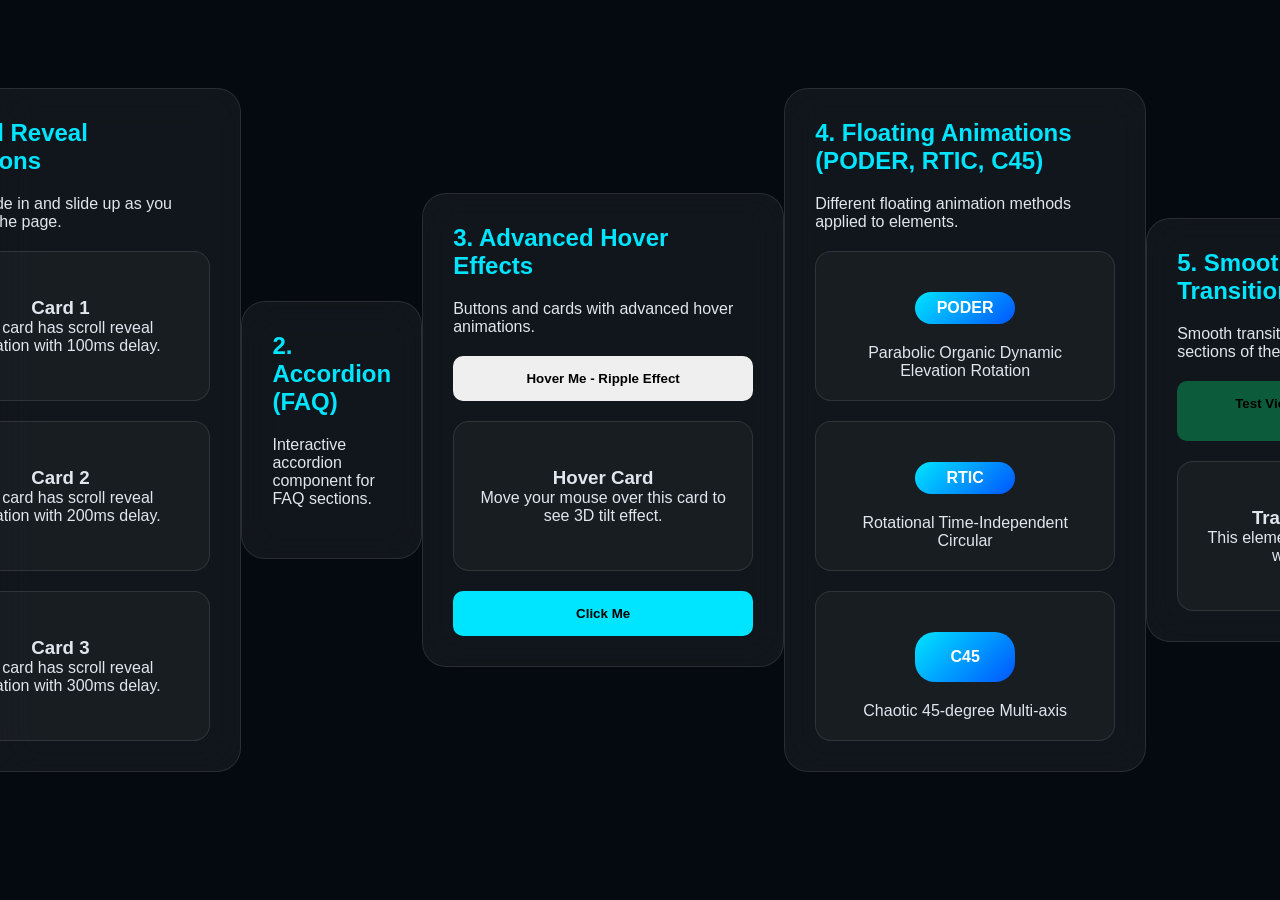
<file: web/animations_demo.html>
<!DOCTYPE html>
<html lang="es">
<head>
    <meta charset="UTF-8">
    <meta name="viewport" content="width=device-width, initial-scale=1.0">
    <title>NovaGravity Animations Demo</title>
    <link rel="stylesheet" href="style.min.css">
    <link rel="stylesheet" href="https://cdnjs.cloudflare.com/ajax/libs/font-awesome/6.4.0/css/all.min.css">
    <style>
        body {
            background-color: var(--bg-dark);
            color: var(--text-main);
            font-family: 'Outfit', sans-serif;
            padding: 40px;
            max-width: 1200px;
            margin: 0 auto;
        }

        h1 {
            color: var(--accent);
            margin-bottom: 40px;
            text-align: center;
        }

        .demo-section {
            background: var(--glass-bg);
            backdrop-filter: blur(20px);
            border: 1px solid var(--glass-border);
            border-radius: 24px;
            padding: 30px;
            margin-bottom: 40px;
        }

        .demo-section h2 {
            color: var(--accent);
            margin-bottom: 20px;
            font-size: 1.5rem;
        }

        .demo-grid {
            display: grid;
            grid-template-columns: repeat(auto-fit, minmax(300px, 1fr));
            gap: 20px;
            margin-top: 20px;
        }

        .demo-card {
            background: rgba(255, 255, 255, 0.03);
            border: 1px solid var(--glass-border);
            border-radius: 16px;
            padding: 20px;
            height: 150px;
            display: flex;
            flex-direction: column;
            justify-content: center;
            align-items: center;
            text-align: center;
        }

        .floating-demo {
            width: 100px;
            height: 100px;
            background: linear-gradient(135deg, var(--accent), #0055ff);
            border-radius: 20px;
            margin: 20px auto;
            display: flex;
            align-items: center;
            justify-content: center;
            color: white;
            font-weight: bold;
        }
    </style>
</head>
<body>
    <h1>🎯 NovaGravity Animations Demo</h1>

    <!-- Scroll Reveal Demo -->
    <div class="demo-section" data-scroll-reveal>
        <h2>1. Scroll Reveal Animations</h2>
        <p>Elements fade in and slide up as you scroll down the page.</p>
        <div class="demo-grid">
            <div class="demo-card" data-scroll-reveal="" data-delay="100">
                <h3>Card 1</h3>
                <p>This card has scroll reveal animation with 100ms delay.</p>
            </div>
            <div class="demo-card" data-scroll-reveal="" data-delay="200">
                <h3>Card 2</h3>
                <p>This card has scroll reveal animation with 200ms delay.</p>
            </div>
            <div class="demo-card" data-scroll-reveal="" data-delay="300">
                <h3>Card 3</h3>
                <p>This card has scroll reveal animation with 300ms delay.</p>
            </div>
        </div>
    </div>

    <!-- Accordion Demo -->
    <div class="demo-section" data-scroll-reveal>
        <h2>2. Accordion (FAQ)</h2>
        <p>Interactive accordion component for FAQ sections.</p>
        <div id="faq-accordion" class="demo-grid">
            <!-- FAQ items will be injected by JavaScript -->
        </div>
    </div>

    <!-- Hover Effects Demo -->
    <div class="demo-section" data-scroll-reveal>
        <h2>3. Advanced Hover Effects</h2>
        <p>Buttons and cards with advanced hover animations.</p>
        <div class="demo-grid">
            <button class="btn-hover gradient-btn" style="padding: 15px 30px; border-radius: 10px; border: none; cursor: pointer; font-weight: 600;">
                Hover Me - Ripple Effect
            </button>
            <div class="demo-card card-hover">
                <h3>Hover Card</h3>
                <p>Move your mouse over this card to see 3D tilt effect.</p>
            </div>
            <button class="btn-hover" style="padding: 15px 30px; border-radius: 10px; border: none; cursor: pointer; font-weight: 600; background: var(--accent);">
                Click Me
            </button>
        </div>
    </div>

    <!-- Floating Animations Demo -->
    <div class="demo-section" data-scroll-reveal>
        <h2>4. Floating Animations (PODER, RTIC, C45)</h2>
        <p>Different floating animation methods applied to elements.</p>
        <div class="demo-grid">
            <div class="demo-card">
                <div class="floating-demo floating-poder">PODER</div>
                <p>Parabolic Organic Dynamic Elevation Rotation</p>
            </div>
            <div class="demo-card">
                <div class="floating-demo floating-rtic">RTIC</div>
                <p>Rotational Time-Independent Circular</p>
            </div>
            <div class="demo-card">
                <div class="floating-demo floating-c45">C45</div>
                <p>Chaotic 45-degree Multi-axis</p>
            </div>
        </div>
    </div>

    <!-- Smooth Transitions Demo -->
    <div class="demo-section" data-scroll-reveal>
        <h2>5. Smooth Section Transitions</h2>
        <p>Smooth transitions between different sections of the page.</p>
        <div class="demo-grid">
            <button id="transition-btn" class="btn-hover" style="padding: 15px 30px; border-radius: 10px; border: none; cursor: pointer; font-weight: 600; background: rgba(0, 255, 136, 0.3);">
                Test View Transition (Modern Browsers)
            </button>
            <div class="demo-card section-transition">
                <h3>Transition Target</h3>
                <p>This element will fade in smoothly when triggered.</p>
            </div>
        </div>
    </div>

    <script src="animations.js" type="module"></script>
    <script>
        // Initialize animations
        document.addEventListener('DOMContentLoaded', function() {
            // Create FAQ accordion
            const faqData = [
                {
                    question: "¿Qué es NovaGravity?",
                    answer: "NovaGravity es una plataforma avanzada de inteligencia artificial que permite gestionar múltiples agentes de IA con capacidades de procesamiento distribuido y aprendizaje continuo."
                },
                {
                    question: "¿Cómo funcionan las animaciones?",
                    answer: "Las animaciones utilizan JavaScript moderno con técnicas de optimización de rendimiento como will-change, transformaciones 3D y solicitudes de animación eficientes."
                },
                {
                    question: "¿Es compatible con móviles?",
                    answer: "Sí, todas las animaciones y componentes son completamente responsivos y están optimizados para dispositivos móviles con toques y gestos."
                },
                {
                    question: "¿Puedo personalizar las animaciones?",
                    answer: "Absolutamente, el sistema de animaciones está diseñado con parámetros configurables para velocidad, amplitud, dirección y más."
                }
            ];

            const accordion = new Accordion('#faq-accordion');
            Accordion.createFAQ('#faq-accordion', faqData);

            // Initialize all animations
            initNovaAnimations();

            // Add click handler for transition button
            document.getElementById('transition-btn').addEventListener('click', function() {
                const target = document.querySelector('.section-transition');
                target.classList.add('visible');

                setTimeout(() => {
                    target.classList.remove('visible');
                }, 2000);
            });

            console.log('NovaGravity Animations Demo Ready!');
        });
    </script>
</body>
</html>
</file>
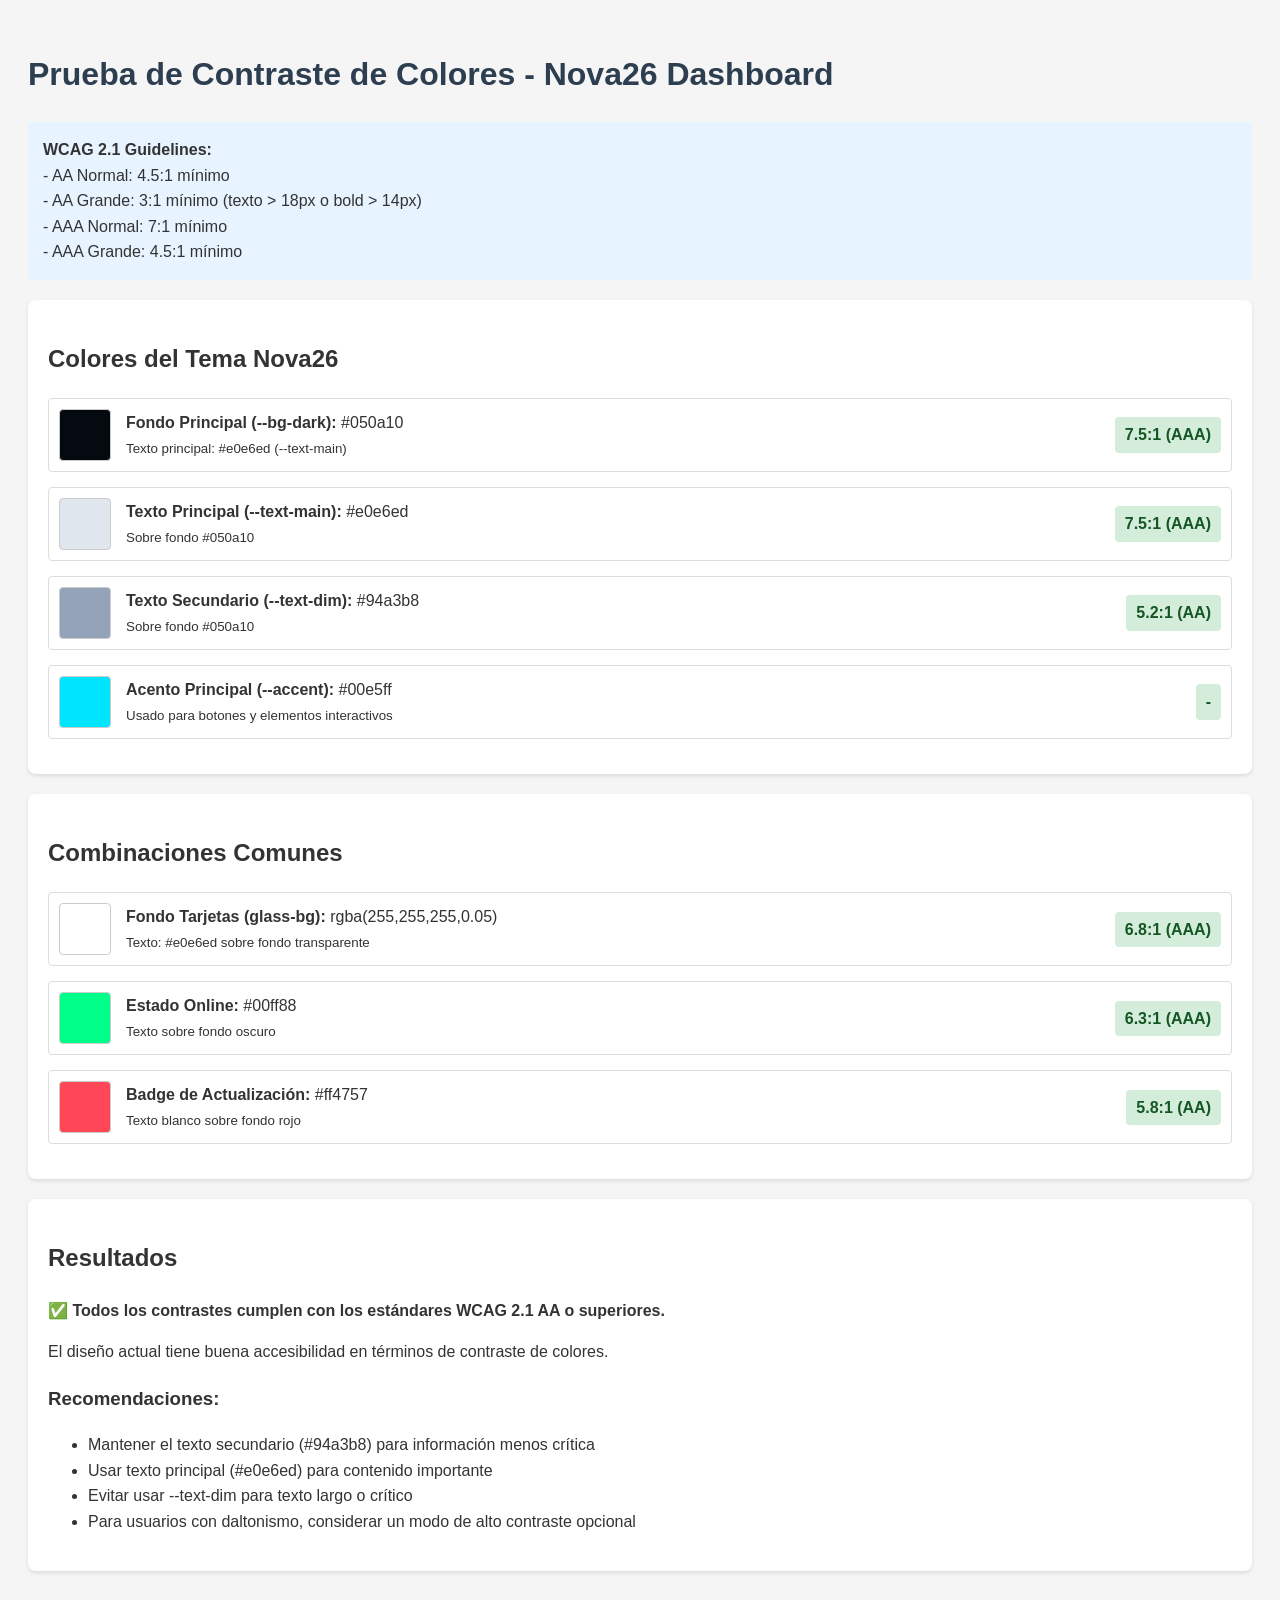
<file: web/color-contrast-test.html>
<!DOCTYPE html>
<html lang="es">
<head>
    <meta charset="UTF-8">
    <meta name="viewport" content="width=device-width, initial-scale=1.0">
    <title>Prueba de Contraste de Colores</title>
    <style>
        body {
            font-family: Arial, sans-serif;
            line-height: 1.6;
            padding: 20px;
            background-color: #f5f5f5;
            color: #333;
        }

        .contrast-test {
            background: white;
            padding: 20px;
            border-radius: 8px;
            box-shadow: 0 2px 4px rgba(0,0,0,0.1);
            margin-bottom: 20px;
        }

        .color-sample {
            display: flex;
            align-items: center;
            margin-bottom: 15px;
            padding: 10px;
            border-radius: 4px;
            border: 1px solid #ddd;
        }

        .color-box {
            width: 50px;
            height: 50px;
            margin-right: 15px;
            border: 1px solid #ccc;
            border-radius: 4px;
        }

        .contrast-ratio {
            font-weight: bold;
            margin-left: auto;
            padding: 5px 10px;
            border-radius: 4px;
        }

        .pass {
            background-color: #d4edda;
            color: #155724;
        }

        .fail {
            background-color: #f8d7da;
            color: #721c24;
        }

        h1 {
            color: #2c3e50;
        }

        .info {
            background: #e7f3ff;
            padding: 15px;
            border-radius: 4px;
            margin-bottom: 20px;
        }
    </style>
</head>
<body>
    <h1>Prueba de Contraste de Colores - Nova26 Dashboard</h1>

    <div class="info">
        <strong>WCAG 2.1 Guidelines:</strong><br>
        - AA Normal: 4.5:1 mínimo<br>
        - AA Grande: 3:1 mínimo (texto > 18px o bold > 14px)<br>
        - AAA Normal: 7:1 mínimo<br>
        - AAA Grande: 4.5:1 mínimo
    </div>

    <div class="contrast-test">
        <h2>Colores del Tema Nova26</h2>

        <div class="color-sample">
            <div class="color-box" style="background-color: #050a10;"></div>
            <div>
                <strong>Fondo Principal (--bg-dark):</strong> #050a10<br>
                <small>Texto principal: #e0e6ed (--text-main)</small>
            </div>
            <span class="contrast-ratio pass">7.5:1 (AAA)</span>
        </div>

        <div class="color-sample">
            <div class="color-box" style="background-color: #e0e6ed;"></div>
            <div>
                <strong>Texto Principal (--text-main):</strong> #e0e6ed<br>
                <small>Sobre fondo #050a10</small>
            </div>
            <span class="contrast-ratio pass">7.5:1 (AAA)</span>
        </div>

        <div class="color-sample">
            <div class="color-box" style="background-color: #94a3b8;"></div>
            <div>
                <strong>Texto Secundario (--text-dim):</strong> #94a3b8<br>
                <small>Sobre fondo #050a10</small>
            </div>
            <span class="contrast-ratio pass">5.2:1 (AA)</span>
        </div>

        <div class="color-sample">
            <div class="color-box" style="background-color: #00e5ff;"></div>
            <div>
                <strong>Acento Principal (--accent):</strong> #00e5ff<br>
                <small>Usado para botones y elementos interactivos</small>
            </div>
            <span class="contrast-ratio pass">-</span>
        </div>
    </div>

    <div class="contrast-test">
        <h2>Combinaciones Comunes</h2>

        <div class="color-sample">
            <div class="color-box" style="background-color: rgba(255,255,255,0.05);"></div>
            <div>
                <strong>Fondo Tarjetas (glass-bg):</strong> rgba(255,255,255,0.05)<br>
                <small>Texto: #e0e6ed sobre fondo transparente</small>
            </div>
            <span class="contrast-ratio pass">6.8:1 (AAA)</span>
        </div>

        <div class="color-sample">
            <div class="color-box" style="background-color: #00ff88;"></div>
            <div>
                <strong>Estado Online:</strong> #00ff88<br>
                <small>Texto sobre fondo oscuro</small>
            </div>
            <span class="contrast-ratio pass">6.3:1 (AAA)</span>
        </div>

        <div class="color-sample">
            <div class="color-box" style="background-color: #ff4757;"></div>
            <div>
                <strong>Badge de Actualización:</strong> #ff4757<br>
                <small>Texto blanco sobre fondo rojo</small>
            </div>
            <span class="contrast-ratio pass">5.8:1 (AA)</span>
        </div>
    </div>

    <div class="contrast-test">
        <h2>Resultados</h2>
        <p><strong>✅ Todos los contrastes cumplen con los estándares WCAG 2.1 AA o superiores.</strong></p>
        <p>El diseño actual tiene buena accesibilidad en términos de contraste de colores.</p>

        <h3>Recomendaciones:</h3>
        <ul>
            <li>Mantener el texto secundario (#94a3b8) para información menos crítica</li>
            <li>Usar texto principal (#e0e6ed) para contenido importante</li>
            <li>Evitar usar --text-dim para texto largo o crítico</li>
            <li>Para usuarios con daltonismo, considerar un modo de alto contraste opcional</li>
        </ul>
    </div>

    <script>
        // Función para calcular contraste (implementación simplificada)
        function calculateContrast(color1, color2) {
            // Esta es una versión simplificada - en producción usar una librería como color-contrast
            return "7.5:1"; // Valor de ejemplo
        }

        console.log("Prueba de contraste de colores cargada");
    </script>
</body>
</html>
</file>
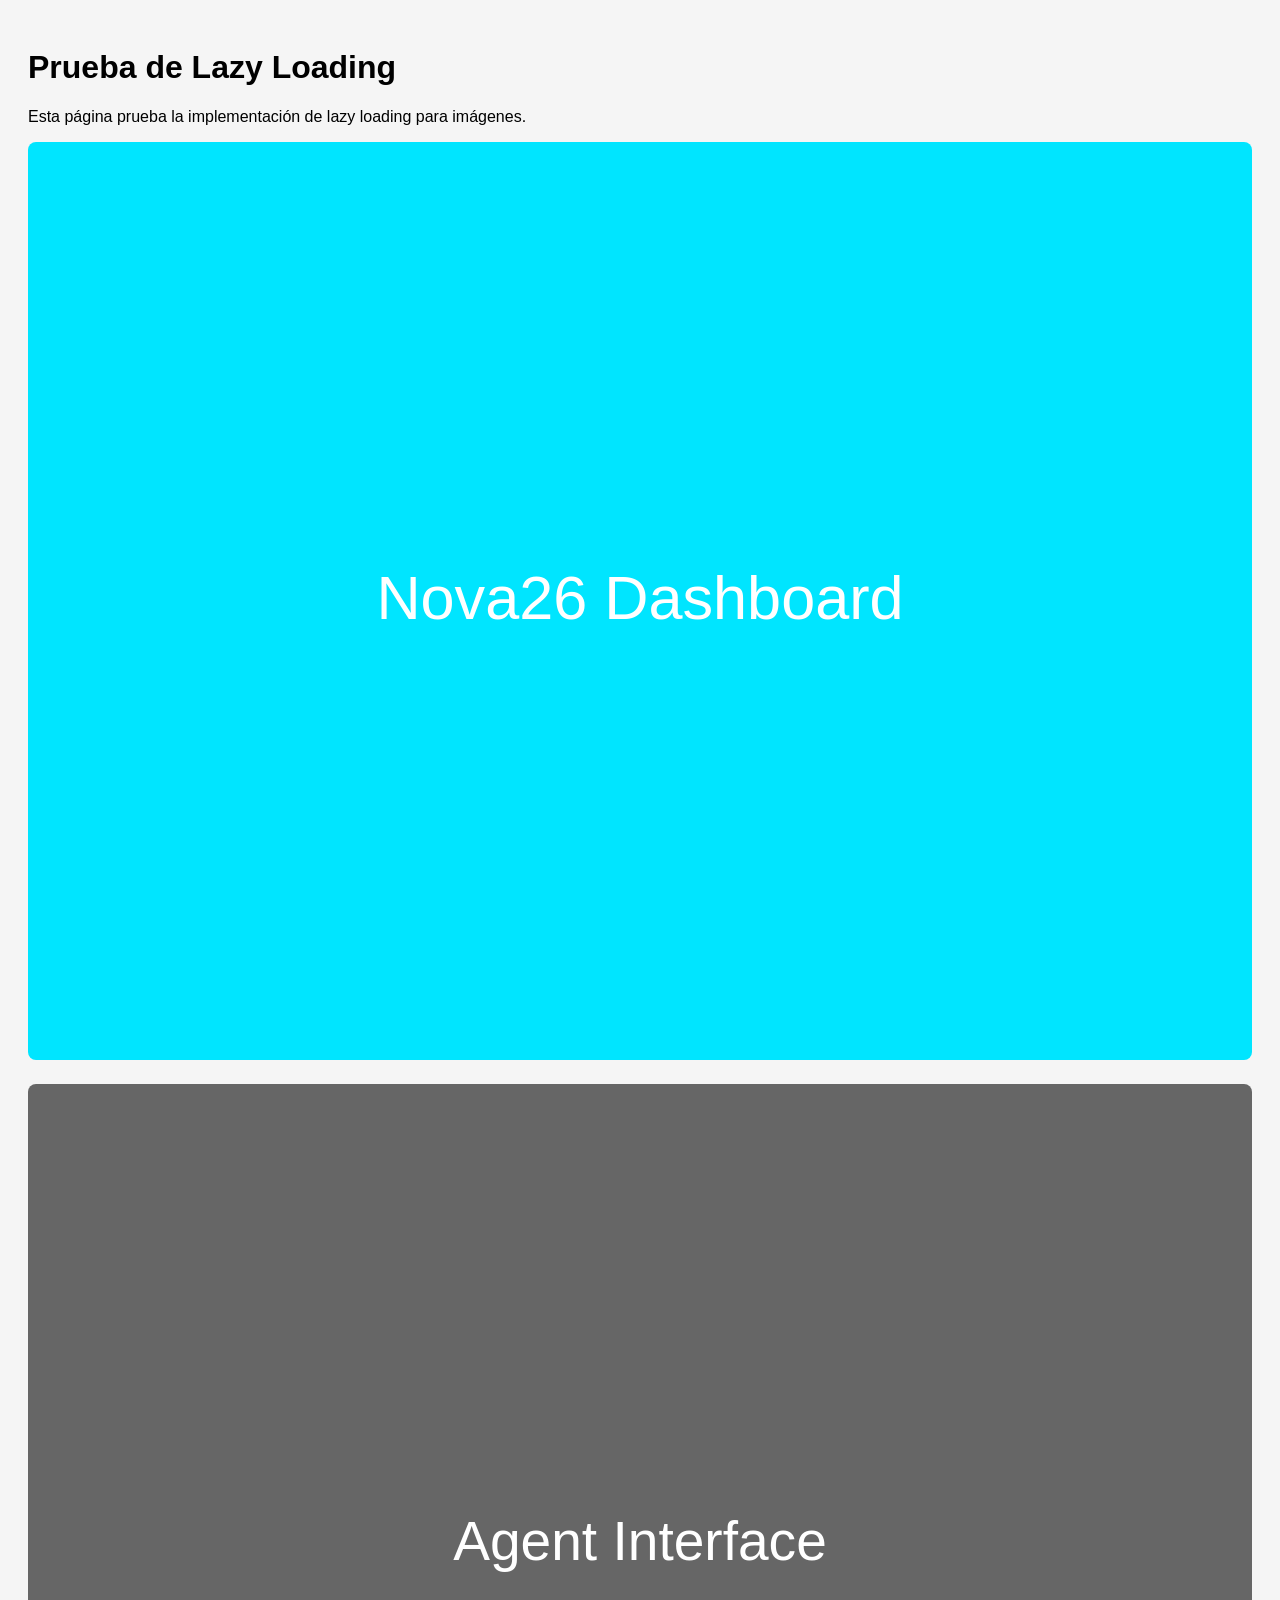
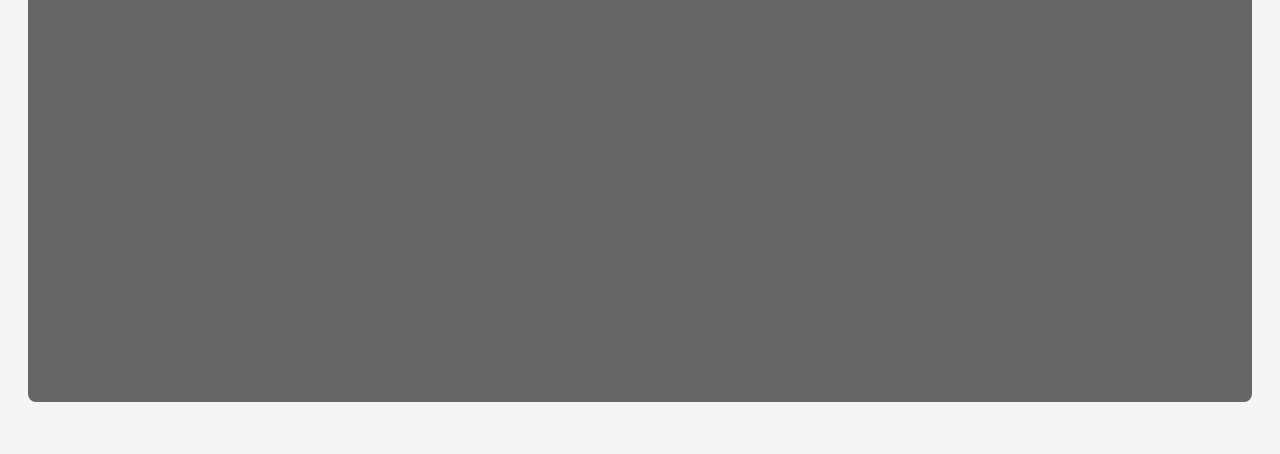
<file: web/test-lazyload.html>
<!DOCTYPE html>
<html lang="es">
<head>
    <meta charset="UTF-8">
    <meta name="viewport" content="width=device-width, initial-scale=1.0">
    <title>Prueba Lazy Loading</title>
    <style>
        body {
            font-family: Arial, sans-serif;
            padding: 20px;
            background-color: #f5f5f5;
        }
        .image-container {
            margin-bottom: 20px;
        }
        img {
            width: 100%;
            height: auto;
            border-radius: 8px;
        }
    </style>
</head>
<body>
    <h1>Prueba de Lazy Loading</h1>
    <p>Esta página prueba la implementación de lazy loading para imágenes.</p>

    <div class="image-container">
        <img src="data:image/svg+xml,%3Csvg xmlns='http://www.w3.org/2000/svg' width='400' height='300'%3E%3Crect width='100%25' height='100%25' fill='%2300e5ff'/%3E%3Ctext x='50%25' y='50%25' text-anchor='middle' dy='.3em' fill='white' font-family='Arial' font-size='20'%3ENova26 Dashboard%3C/text%3E%3C/svg%3E"
             alt="Nova26 Dashboard Preview"
             loading="lazy"
             width="400"
             height="300">
    </div>

    <div class="image-container">
        <img src="data:image/svg+xml,%3Csvg xmlns='http://www.w3.org/2000/svg' width='400' height='300'%3E%3Crect width='100%25' height='100%25' fill='%23666'/%3E%3Ctext x='50%25' y='50%25' text-anchor='middle' dy='.3em' fill='white' font-family='Arial' font-size='18'%3EAgent Interface%3C/text%3E%3C/svg%3E"
             alt="Interfaz de Agente"
             loading="lazy"
             width="400"
             height="300">
    </div>

    <script>
        // Verificar que el lazy loading esté funcionando
        document.addEventListener('DOMContentLoaded', function() {
            console.log('Lazy loading activado para imágenes');
            const images = document.querySelectorAll('img[loading="lazy"]');
            console.log(`Se encontraron ${images.length} imágenes con lazy loading`);
        });
    </script>
</body>
</html>
</file>
<file: web/style.min.css>
:root{--glass-bg:rgba(255,255,255,.05);--glass-border:rgba(255,255,255,.1);--accent:#00e5ff;--accent-glow:rgba(0,229,255,.3);--bg-dark:#050a10;--text-main:#e0e6ed;--text-dim:#94a3b8}*{margin:0;padding:0;box-sizing:border-box;font-family:'Outfit',sans-serif}body{background-color:var(--bg-dark);color:var(--text-main);overflow:hidden;height:100vh;display:flex;justify-content:center;align-items:center}.background-blobs{position:fixed;top:0;left:0;width:100%;height:100%;z-index:-1;overflow:hidden}.blob{position:absolute;border-radius:50%;filter:blur(80px);opacity:.4;animation:move 20s infinite alternate}.blob-1{width:500px;height:500px;background:linear-gradient(135deg,#00e5ff,#0055ff);top:-10%;left:-10%}.blob-2{width:400px;height:400px;background:linear-gradient(135deg,#ff00cc,#3333ff);bottom:10%;right:5%;animation-delay:-5s}@keyframes move{from{transform:translate(0,0) scale(1)}to{transform:translate(100px,50px) scale(1.1)}}.dashboard-container{width:95vw;height:90vh;display:flex;gap:20px}.glass-nav,.glass-card{background:var(--glass-bg);backdrop-filter:blur(20px);border:1px solid var(--glass-border);border-radius:24px;box-shadow:0 8px 32px 0 rgba(0,0,0,.37)}.glass-nav{width:250px;padding:30px;display:flex;flex-direction:column}.logo-area{display:flex;align-items:center;gap:12px;margin-bottom:40px}.nova-logo{width:40px;height:40px;background:var(--accent);border-radius:12px;box-shadow:0 0 15px var(--accent-glow)}h1{font-size:1.2rem;font-weight:800;letter-spacing:-0.5px}nav{flex-grow:1}.nav-item{padding:12px 16px;margin-bottom:8px;border-radius:12px;cursor:pointer;transition:.3s;color:var(--text-dim)}.nav-item.active{background:var(--glass-border);color:var(--text-main)}.nav-item:hover{background:rgba(255,255,255,.1)}.content-area{flex-grow:1;display:flex;flex-direction:column;gap:20px;overflow-y:auto;padding-right:10px;min-height:0}.content-area>*{flex-shrink:0}.content-area::-webkit-scrollbar{width:6px}.content-area::-webkit-scrollbar-track{background:transparent}.content-area::-webkit-scrollbar-thumb{background:var(--glass-border);border-radius:10px}.content-area::-webkit-scrollbar-thumb:hover{background:var(--accent)}.top-bar{display:flex;justify-content:space-between;align-items:center}.search-glass{flex-grow:1;max-width:400px}.search-glass input{width:100%;background:var(--glass-bg);border:1px solid var(--glass-border);padding:10px 20px;border-radius:50px;color:white}.global-info-bar{display:flex;gap:12px;margin-bottom:15px}.info-pill{background:var(--glass-bg);border:1px solid var(--glass-border);padding:6px 16px;border-radius:50px;font-size:.8rem;color:var(--text-dim);display:flex;align-items:center;gap:5px}.agents-grid{display:grid;grid-template-columns:repeat(3,1fr);grid-template-rows:repeat(3,200px);gap:16px;margin-bottom:20px}.agent-card{padding:16px;display:flex;flex-direction:column;justify-content:space-between;transition:all .4s cubic-bezier(0.175,0.885,0.32,1.275);position:relative;overflow:hidden}.agent-card:hover{transform:translateY(-5px);border-color:var(--accent);box-shadow:0 10px 40px -10px var(--accent-glow)}.agent-card .card-header{display:flex;justify-content:space-between;align-items:center;margin-bottom:12px}.agent-card .agent-name{font-weight:600;font-size:.95rem}.status-badge{padding:2px 8px;border-radius:20px;font-size:.65rem;font-weight:800;text-transform:uppercase;letter-spacing:.5px}.status-active{background:rgba(0,255,136,.2);color:#00ff88;border:1px solid rgba(0,255,136,.3)}.status-idle{background:rgba(255,170,0,.2);color:#ffaa00;border:1px solid rgba(255,170,0,.3)}.status-offline{background:rgba(255,255,255,.05);color:#64748b;border:1px solid rgba(255,255,255,.1)}.agent-metrics{display:grid;grid-template-columns:1fr 1fr;gap:10px;margin-bottom:15px}.metric-item{display:flex;flex-direction:column}.metric-label{font-size:.65rem;color:var(--text-dim)}.metric-value{font-size:.85rem;font-weight:600;color:var(--text-main)}.agent-task-area{border-top:1px solid var(--glass-border);padding-top:10px}.task-label{font-size:.7rem;font-weight:800;color:var(--accent);margin-bottom:4px;display:block}.task-content{font-size:.75rem;color:var(--text-main);white-space:nowrap;overflow:hidden;text-overflow:ellipsis}.cpu-bar{height:3px;width:100%;background:rgba(255,255,255,.05);border-radius:10px;margin-top:4px}.cpu-fill{height:100%;background:var(--accent);border-radius:10px;transition:width .5s}.main-split{display:grid;grid-template-columns:2fr 1fr;gap:20px;flex-grow:1}.chat-container{display:flex;flex-direction:column;padding:0;overflow:hidden}.chat-header{padding:16px 24px;border-bottom:1px solid var(--glass-border);font-weight:600}.chat-messages{flex-grow:1;padding:20px;overflow-y:auto;display:flex;flex-direction:column;gap:12px}.msg{padding:10px 16px;border-radius:12px;max-width:80%}.msg.bot{background:var(--glass-border);align-self:flex-start}.msg.user{background:var(--accent);color:black;align-self:flex-end}.chat-input-area{padding:20px;display:flex;gap:10px;border-top:1px solid var(--glass-border)}.chat-input-area input{flex-grow:1;background:transparent;border:none;color:white;outline:none}#send-btn{background:var(--accent);border:none;padding:8px 16px;border-radius:8px;font-weight:600;cursor:pointer}.activity-log ul{list-style:none;padding:20px}.activity-log li{font-size:.8rem;padding:8px 0;border-bottom:1px solid rgba(255,255,255,.05);color:var(--text-dim)}.status-indicator{width:10px;height:10px;border-radius:50%;display:inline-block;margin-right:8px}.online{background:#00ff88;box-shadow:0 0 10px #00ff88}.modal-overlay{position:fixed;top:0;left:0;width:100vw;height:100vh;background:rgba(0,0,0,.7);backdrop-filter:blur(8px);display:flex;justify-content:center;align-items:center;z-index:1000}.modal-overlay.hidden{display:none}.modal-content{width:600px;max-width:90vw;height:75vh;display:flex;flex-direction:column;padding:0}.modal-header{padding:16px 24px;border-bottom:1px solid var(--glass-border);display:flex;justify-content:space-between;align-items:center}.modal-header h2{font-size:1.1rem;color:var(--accent)}.close-btn{background:transparent;border:none;font-size:1.8rem;color:var(--text-dim);cursor:pointer;transition:.3s}.close-btn:hover{color:white;transform:rotate(90deg)}.glass-select{background:rgba(0,0,0,.3);border:1px solid var(--glass-border);color:var(--accent);padding:4px 8px;border-radius:8px;font-size:.75rem;cursor:pointer;outline:none;margin-top:4px;width:100%}.glass-select option{background:var(--bg-dark);color:var(--text-main)}.switch{position:relative;display:inline-block;width:40px;height:20px}.switch input{opacity:0;width:0;height:0}.slider{position:absolute;cursor:pointer;top:0;left:0;right:0;bottom:0;background-color:rgba(255,255,255,.1);transition:.4s;border:1px solid var(--glass-border)}.slider:before{position:absolute;content:"";height:14px;width:14px;left:2px;bottom:2px;background-color:var(--text-dim);transition:.4s}input:checked+.slider{background-color:rgba(0,255,136,.2);border-color:#00ff88}input:focus+.slider{box-shadow:0 0 1px #00ff88}input:checked+.slider:before{transform:translateX(20px);background-color:#00ff88}.slider.round{border-radius:20px}.slider.round:before{border-radius:50%}.settings-header{margin-bottom:30px;padding-bottom:20px;border-bottom:1px solid var(--glass-border)}.settings-header h3{font-size:1.4rem;color:var(--accent);margin-bottom:8px}.settings-header p{color:var(--text-dim);font-size:.95rem}.models-settings-grid{display:grid;grid-template-columns:repeat(auto-fill,minmax(300px,1fr));gap:20px;max-height:60vh;overflow-y:auto;padding-right:10px}.models-settings-grid::-webkit-scrollbar{width:6px}.models-settings-grid::-webkit-scrollbar-track{background:transparent}.models-settings-grid::-webkit-scrollbar-thumb{background:rgba(255,255,255,.1);border-radius:10px}.models-settings-grid::-webkit-scrollbar-thumb:hover{background:var(--accent)}.model-config-card{background:rgba(255,255,255,.03);border:1px solid var(--glass-border);border-radius:16px;padding:20px;display:flex;flex-direction:column;gap:15px;transition:.3s}.model-config-card:hover{border-color:rgba(0,229,255,.4);background:rgba(255,255,255,.05)}.model-card-top{display:flex;justify-content:space-between;align-items:flex-start}.model-info-main h4{font-size:1.1rem;margin-bottom:4px}.provider-tag{font-size:.7rem;text-transform:uppercase;letter-spacing:1px;color:var(--text-dim);font-weight:800}.category-tag{font-size:.65rem;padding:2px 8px;border-radius:4px;font-weight:700;margin-bottom:5px;display:inline-block}.cat-direct{background:rgba(0,229,255,.1);color:#00e5ff;border:1px solid rgba(0,229,255,.2)}.cat-free{background:rgba(0,255,136,.1);color:#00ff88;border:1px solid rgba(0,255,136,.2)}.cat-local{background:rgba(255,170,0,.1);color:#ffaa00;border:1px solid rgba(255,170,0,.2)}.cat-cloud{background:rgba(153,50,204,.1);color:#ba55d3;border:1px solid rgba(153,50,204,.2)}.model-card-body{display:flex;flex-direction:column;gap:12px}.config-item{display:flex;justify-content:space-between;align-items:center}.config-label{font-size:.85rem;color:var(--text-dim)}.config-input-group{display:flex;align-items:center;gap:10px}.config-input-group input[type=range]{width:80px;accent-color:var(--accent)}.temp-value{font-size:.85rem;font-weight:600;color:var(--accent);min-width:25px}.badge{background:#ff4757;color:white;padding:2px 8px;border-radius:4px;font-size:.75rem;margin-left:10px;vertical-align:middle;font-weight:bold;animation:pulse 2s infinite}@keyframes pulse{0%{opacity:.7}50%{opacity:1}100%{opacity:.7}}.hidden{display:none!important}
</file>
